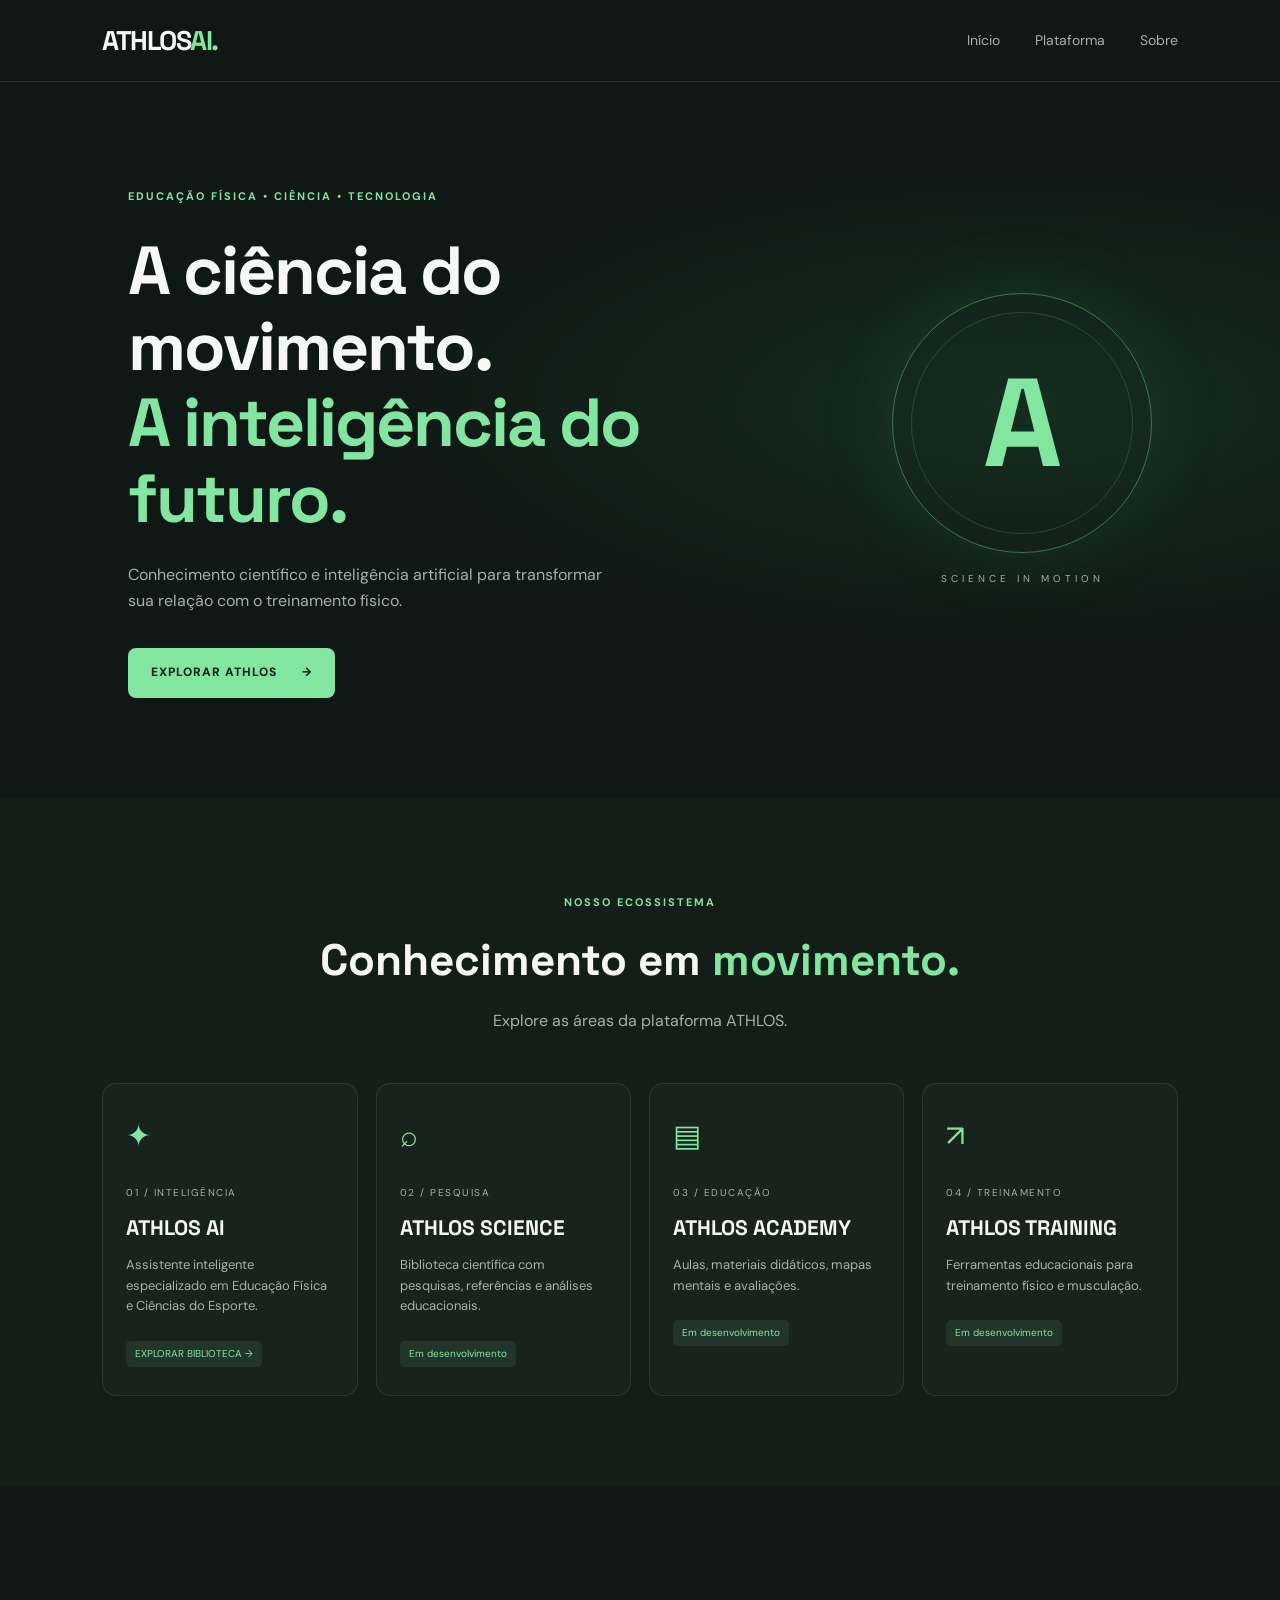
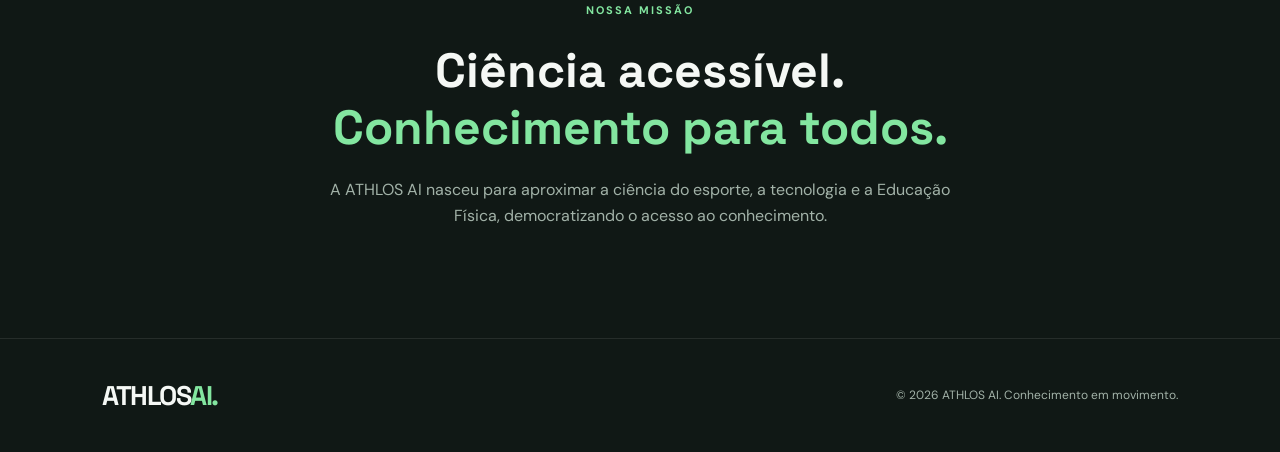
<file: index.html>
<!DOCTYPE html>
<html lang="pt-BR">
<head>
  <meta charset="UTF-8">
  <meta name="viewport" content="width=device-width, initial-scale=1.0">
  <meta name="theme-color" content="#101D1B">
  <meta name="description" content="ATHLOS AI: inteligência artificial, ciência e conhecimento para Educação Física e Ciências do Esporte.">
  <title>ATHLOS AI | Ciência do Movimento</title>
  <link rel="stylesheet" href="style.css">
</head>
<body>

  <header class="header">
    <a href="#" class="logo">ATHLOS<span>AI.</span></a>
    <nav>
      <a href="#inicio">Início</a>
      <a href="#plataforma">Plataforma</a>
      <a href="#sobre">Sobre</a>
    </nav>
  </header>

  <main>
    <section class="hero" id="inicio">
      <div class="hero-content">
        <span class="tag">EDUCAÇÃO FÍSICA • CIÊNCIA • TECNOLOGIA</span>
        <h1>A ciência do movimento.<br>
          <span>A inteligência do futuro.</span>
        </h1>
        <p>
          Conhecimento científico e inteligência artificial
          para transformar sua relação com o treinamento físico.
        </p>
        <a href="#plataforma" class="primary-button">
          EXPLORAR ATHLOS <span>→</span>
        </a>
      </div>
      <div class="hero-symbol">
        <div class="symbol-circle">
          <span>A</span>
        </div>
        <div class="symbol-caption">SCIENCE IN MOTION</div>
      </div>
    </section>

    <section class="platform" id="plataforma">
      <div class="section-heading">
        <span class="tag">NOSSO ECOSSISTEMA</span>
        <h2>Conhecimento em <span>movimento.</span></h2>
        <p>Explore as áreas da plataforma ATHLOS.</p>
      </div>

      <div class="cards">
        <article class="card">
          <div class="card-icon">✦</div>
          <span class="card-number">01 / INTELIGÊNCIA</span>
          <h3>ATHLOS AI</h3>
          <p>Assistente inteligente especializado em Educação Física e Ciências do Esporte.</p>
          <a href="science.html" class="card-status">
  EXPLORAR BIBLIOTECA →
</a>
        </article>

        <article class="card">
          <div class="card-icon">⌕</div>
          <span class="card-number">02 / PESQUISA</span>
          <h3>ATHLOS SCIENCE</h3>
          <p>Biblioteca científica com pesquisas, referências e análises educacionais.</p>
          <span class="card-status">Em desenvolvimento</span>
        </article>

        <article class="card">
          <div class="card-icon">▤</div>
          <span class="card-number">03 / EDUCAÇÃO</span>
          <h3>ATHLOS ACADEMY</h3>
          <p>Aulas, materiais didáticos, mapas mentais e avaliações.</p>
          <span class="card-status">Em desenvolvimento</span>
        </article>

        <article class="card">
          <div class="card-icon">↗</div>
          <span class="card-number">04 / TREINAMENTO</span>
          <h3>ATHLOS TRAINING</h3>
          <p>Ferramentas educacionais para treinamento físico e musculação.</p>
          <span class="card-status">Em desenvolvimento</span>
        </article>
      </div>
    </section>

    <section class="about" id="sobre">
      <span class="tag">NOSSA MISSÃO</span>
      <h2>Ciência acessível.<br><span>Conhecimento para todos.</span></h2>
      <p>
        A ATHLOS AI nasceu para aproximar a ciência do esporte,
        a tecnologia e a Educação Física, democratizando o acesso
        ao conhecimento.
      </p>
    </section>
  </main>

  <footer>
    <a href="#" class="logo">ATHLOS<span>AI.</span></a>
    <p>© 2026 ATHLOS AI. Conhecimento em movimento.</p>
  </footer>

  <script src="script.js"></script>
</body>
</html>
</file>
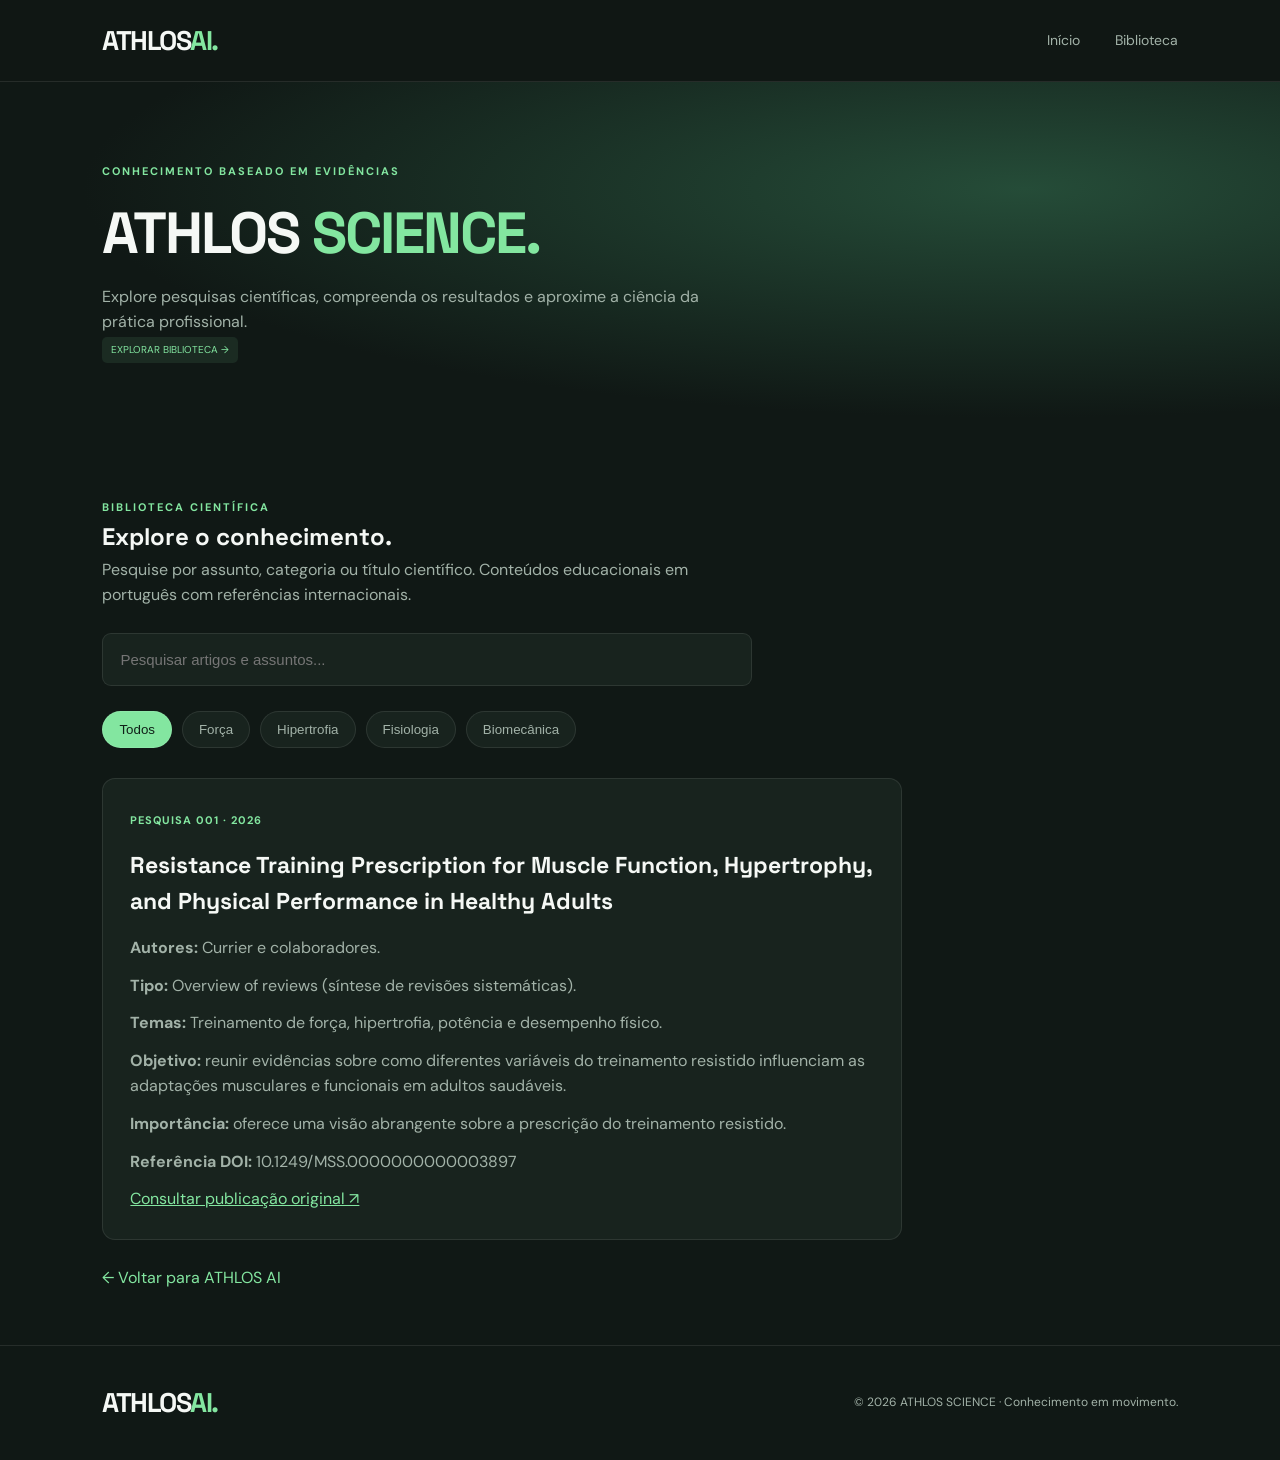
<file: science.html>
<!DOCTYPE html>
<html lang="pt-BR">
<head>
  <meta charset="UTF-8">
  <meta name="viewport" content="width=device-width, initial-scale=1.0">
  <meta name="theme-color" content="#101D1B">
  <title>ATHLOS SCIENCE | Biblioteca Científica</title>
  <link rel="stylesheet" href="style.css">
  <style>
    .science-hero {
      padding: 75px 8%;
      background: radial-gradient(ellipse at 80% 30%, #254c38, #101815 65%);
    }
    .science-hero h1 {
      font-size: clamp(38px, 5vw, 58px);
      margin: 18px 0;
    }
    .science-hero p, .description {
      color: var(--muted);
      max-width: 650px;
    }
    .library {
      padding: 55px 8%;
    }
    .search-box {
      width: 100%;
      max-width: 650px;
      padding: 17px;
      margin: 25px 0;
      border-radius: 9px;
      border: 1px solid var(--border);
      background: var(--surface);
      color: white;
      font-size: 15px;
    }
    .filters {
      display: flex;
      flex-wrap: wrap;
      gap: 10px;
      margin-bottom: 30px;
    }
    .filter {
      padding: 10px 16px;
      border-radius: 30px;
      border: 1px solid var(--border);
      color: var(--muted);
      background: var(--surface);
      cursor: pointer;
    }
    .filter.active {
      background: var(--green);
      color: #102018;
    }
    .research-card {
      background: var(--surface);
      border: 1px solid var(--border);
      padding: 27px;
      border-radius: 13px;
      max-width: 800px;
    }
    .research-card h2 {
      margin: 15px 0;
      font-size: 23px;
    }
    .research-card p {
      color: var(--muted);
      margin: 12px 0;
    }
    .research-card a {
      color: var(--green);
      text-decoration: underline;
    }
    .research-type {
      color: var(--green);
      font-size: 11px;
      letter-spacing: 1px;
      font-weight: bold;
    }
    .empty {
      color: var(--muted);
      padding: 25px 0;
      display: none;
    }
    .back-link {
      display: inline-block;
      color: var(--green);
      margin-top: 25px;
    }
  </style>
</head>
<body>

<header class="header">
  <a href="index.html" class="logo">ATHLOS<span>AI.</span></a>
  <nav>
    <a href="index.html">Início</a>
    <a href="#biblioteca">Biblioteca</a>
  </nav>
</header>

<section class="science-hero">
  <span class="tag">CONHECIMENTO BASEADO EM EVIDÊNCIAS</span>
  <h1>ATHLOS <span>SCIENCE.</span></h1>
  <p>
    Explore pesquisas científicas, compreenda os resultados
    e aproxime a ciência da prática profissional.
  </p>
 <a href="science.html" class="card-status">
  EXPLORAR BIBLIOTECA →
</a>
</section>

<main class="library" id="biblioteca">
  <span class="tag">BIBLIOTECA CIENTÍFICA</span>
  <h2>Explore o conhecimento.</h2>
  <p class="description">
    Pesquise por assunto, categoria ou título científico.
    Conteúdos educacionais em português com referências internacionais.
  </p>

  <input
    type="search"
    id="search"
    class="search-box"
    placeholder="Pesquisar artigos e assuntos..."
    aria-label="Pesquisar pesquisas científicas"
  >

  <div class="filters">
    <button class="filter active" data-category="todos">Todos</button>
    <button class="filter" data-category="forca">Força</button>
    <button class="filter" data-category="hipertrofia">Hipertrofia</button>
    <button class="filter" data-category="fisiologia">Fisiologia</button>
    <button class="filter" data-category="biomecanica">Biomecânica</button>
  </div>

  <div id="results">

    <article class="research-card"
      data-category="forca hipertrofia"
      data-search="treinamento resistido força hipertrofia desempenho prescrição ACSM Currier">

      <span class="research-type">PESQUISA 001 · 2026</span>

      <h2>Resistance Training Prescription for Muscle Function, Hypertrophy, and Physical Performance in Healthy Adults</h2>

      <p><strong>Autores:</strong> Currier e colaboradores.</p>

      <p><strong>Tipo:</strong> Overview of reviews (síntese de revisões sistemáticas).</p>

      <p><strong>Temas:</strong> Treinamento de força, hipertrofia, potência e desempenho físico.</p>

      <p>
        <strong>Objetivo:</strong> reunir evidências sobre como diferentes
        variáveis do treinamento resistido influenciam as adaptações
        musculares e funcionais em adultos saudáveis.
      </p>

      <p>
        <strong>Importância:</strong> oferece uma visão abrangente
        sobre a prescrição do treinamento resistido.
      </p>

      <p>
        <strong>Referência DOI:</strong>
        10.1249/MSS.0000000000003897
      </p>

      <a href="https://doi.org/10.1249/MSS.0000000000003897"
         target="_blank" rel="noopener noreferrer">
        Consultar publicação original ↗
      </a>
    </article>

    <p id="empty" class="empty">
      Nenhuma pesquisa encontrada. Tente outro termo.
    </p>

  </div>

  <a href="index.html" class="back-link">← Voltar para ATHLOS AI</a>
</main>

<footer>
  <a href="index.html" class="logo">ATHLOS<span>AI.</span></a>
  <p>© 2026 ATHLOS SCIENCE · Conhecimento em movimento.</p>
</footer>

<script>
  const search = document.getElementById("search");
  const filters = document.querySelectorAll(".filter");
  const cards = document.querySelectorAll(".research-card");
  const empty = document.getElementById("empty");

  let category = "todos";

  function filterResearch() {
    const term = search.value.toLowerCase().trim();
    let visible = 0;

    cards.forEach(card => {
      const text = (
        card.innerText + " " + card.dataset.search
      ).toLowerCase();

      const categories = card.dataset.category.split(" ");

      const matchesText = text.includes(term);
      const matchesCategory =
        category === "todos" || categories.includes(category);

      const show = matchesText && matchesCategory;

      card.style.display = show ? "block" : "none";

      if (show) visible++;
    });

    empty.style.display = visible ? "none" : "block";
  }

  search.addEventListener("input", filterResearch);

  filters.forEach(button => {
    button.addEventListener("click", () => {
      filters.forEach(item => item.classList.remove("active"));
      button.classList.add("active");
      category = button.dataset.category;
      filterResearch();
    });
  });
</script>

</body>
</html>
</file>
<file: style.css>
@import url('https://fonts.googleapis.com/css2?family=DM+Sans:wght@400;500;600;700;800&family=Space+Grotesk:wght@400;500;600;700&display=swap');

:root {
  --background: #101815;
  --surface: #18231e;
  --surface-light: #202e27;
  --green: #83e6a0;
  --green-dark: #39b96b;
  --white: #f5f8f5;
  --muted: #a2b2a8;
  --border: rgba(255,255,255,0.09);
}

* {
  margin: 0;
  padding: 0;
  box-sizing: border-box;
}

html {
  scroll-behavior: smooth;
}

body {
  background: var(--background);
  color: var(--white);
  font-family: 'DM Sans', sans-serif;
  line-height: 1.6;
}

a {
  color: inherit;
  text-decoration: none;
}

.header {
  height: 82px;
  padding: 0 8%;
  display: flex;
  justify-content: space-between;
  align-items: center;
  border-bottom: 1px solid var(--border);
  background: rgba(16,24,21,0.95);
}

.logo {
  font-family: 'Space Grotesk', sans-serif;
  font-size: 27px;
  font-weight: 700;
  letter-spacing: -1.5px;
}

.logo span {
  color: var(--green);
}

nav {
  display: flex;
  gap: 35px;
}

nav a {
  color: var(--muted);
  font-size: 14px;
  transition: color .2s;
}

nav a:hover {
  color: var(--green);
}

.hero {
  min-height: 620px;
  padding: 100px 10%;
  display: flex;
  align-items: center;
  justify-content: space-between;
  gap: 50px;
  background:
    radial-gradient(ellipse at 80% 45%, rgba(57,185,107,.13), transparent 45%);
}

.hero-content {
  max-width: 650px;
}

.tag {
  color: var(--green);
  font-size: 11px;
  font-weight: 700;
  letter-spacing: 2px;
}

h1, h2, h3 {
  font-family: 'Space Grotesk', sans-serif;
}

h1 {
  font-size: clamp(38px, 5.5vw, 68px);
  line-height: 1.12;
  margin: 25px 0;
  letter-spacing: -2px;
}

h1 span, h2 span {
  color: var(--green);
}

.hero-content p {
  color: var(--muted);
  max-width: 480px;
  font-size: 16px;
  margin-bottom: 35px;
}

.primary-button {
  display: inline-flex;
  gap: 25px;
  align-items: center;
  background: var(--green);
  color: #102018;
  padding: 15px 23px;
  border-radius: 8px;
  font-size: 12px;
  font-weight: 800;
  letter-spacing: 1px;
  transition: transform .2s, background .2s;
}

.primary-button:hover {
  transform: translateY(-3px);
  background: #a1f2b5;
}

.hero-symbol {
  display: flex;
  flex-direction: column;
  align-items: center;
  gap: 18px;
}

.symbol-circle {
  width: 260px;
  height: 260px;
  border: 1px solid rgba(131,230,160,.4);
  border-radius: 50%;
  display: grid;
  place-items: center;
  box-shadow: 0 0 80px rgba(57,185,107,.12);
  position: relative;
}

.symbol-circle::before {
  content: '';
  position: absolute;
  inset: 18px;
  border: 1px solid rgba(131,230,160,.18);
  border-radius: 50%;
}

.symbol-circle span {
  font-family: 'Space Grotesk', sans-serif;
  font-size: 125px;
  font-weight: 700;
  color: var(--green);
}

.symbol-caption {
  font-size: 10px;
  color: var(--muted);
  letter-spacing: 4px;
}

.platform {
  padding: 90px 8%;
  background: #141e19;
}

.section-heading {
  text-align: center;
  margin-bottom: 50px;
}

.section-heading h2 {
  font-size: clamp(30px, 4vw, 44px);
  margin: 12px 0;
}

.section-heading p {
  color: var(--muted);
}

.cards {
  display: grid;
  grid-template-columns: repeat(4, 1fr);
  gap: 18px;
  max-width: 1300px;
  margin: auto;
}

.card {
  background: var(--surface);
  border: 1px solid var(--border);
  border-radius: 14px;
  padding: 28px 23px;
  min-height: 290px;
  transition: transform .25s, border-color .25s;
}

.card:hover {
  transform: translateY(-6px);
  border-color: rgba(131,230,160,.5);
}

.card-icon {
  font-size: 30px;
  color: var(--green);
  margin-bottom: 25px;
}

.card-number {
  display: block;
  font-size: 10px;
  color: var(--muted);
  letter-spacing: 1.5px;
}

.card h3 {
  font-size: 21px;
  margin: 10px 0;
}

.card p {
  color: var(--muted);
  font-size: 13px;
  margin-bottom: 22px;
}

.card-status {
  display: inline-block;
  color: var(--green);
  background: rgba(131,230,160,.09);
  padding: 5px 9px;
  border-radius: 5px;
  font-size: 10px;
}

.about {
  padding: 110px 10%;
  text-align: center;
}

.about h2 {
  font-size: clamp(32px, 5vw, 48px);
  margin: 20px 0;
  line-height: 1.2;
}

.about p {
  color: var(--muted);
  max-width: 620px;
  margin: auto;
}

footer {
  border-top: 1px solid var(--border);
  padding: 35px 8%;
  display: flex;
  justify-content: space-between;
  align-items: center;
}

footer p {
  font-size: 12px;
  color: var(--muted);
}

@media (max-width: 1000px) {
  .cards {
    grid-template-columns: repeat(2, 1fr);
  }

  .hero-symbol {
    display: none;
  }
}

@media (max-width: 600px) {
  .header {
    height: auto;
    min-height: 75px;
    padding: 15px 5%;
    flex-wrap: wrap;
    gap: 12px;
  }

  nav {
    gap: 16px;
  }

  nav a {
    font-size: 12px;
  }

  .hero {
    min-height: 500px;
    padding: 75px 7%;
  }

  h1 {
    letter-spacing: -1px;
  }

  .platform {
    padding: 70px 6%;
  }

  .cards {
    grid-template-columns: 1fr;
  }

  .card {
    min-height: auto;
  }

  footer {
    flex-direction: column;
    gap: 15px;
    text-align: center;
  }
}
</file>
